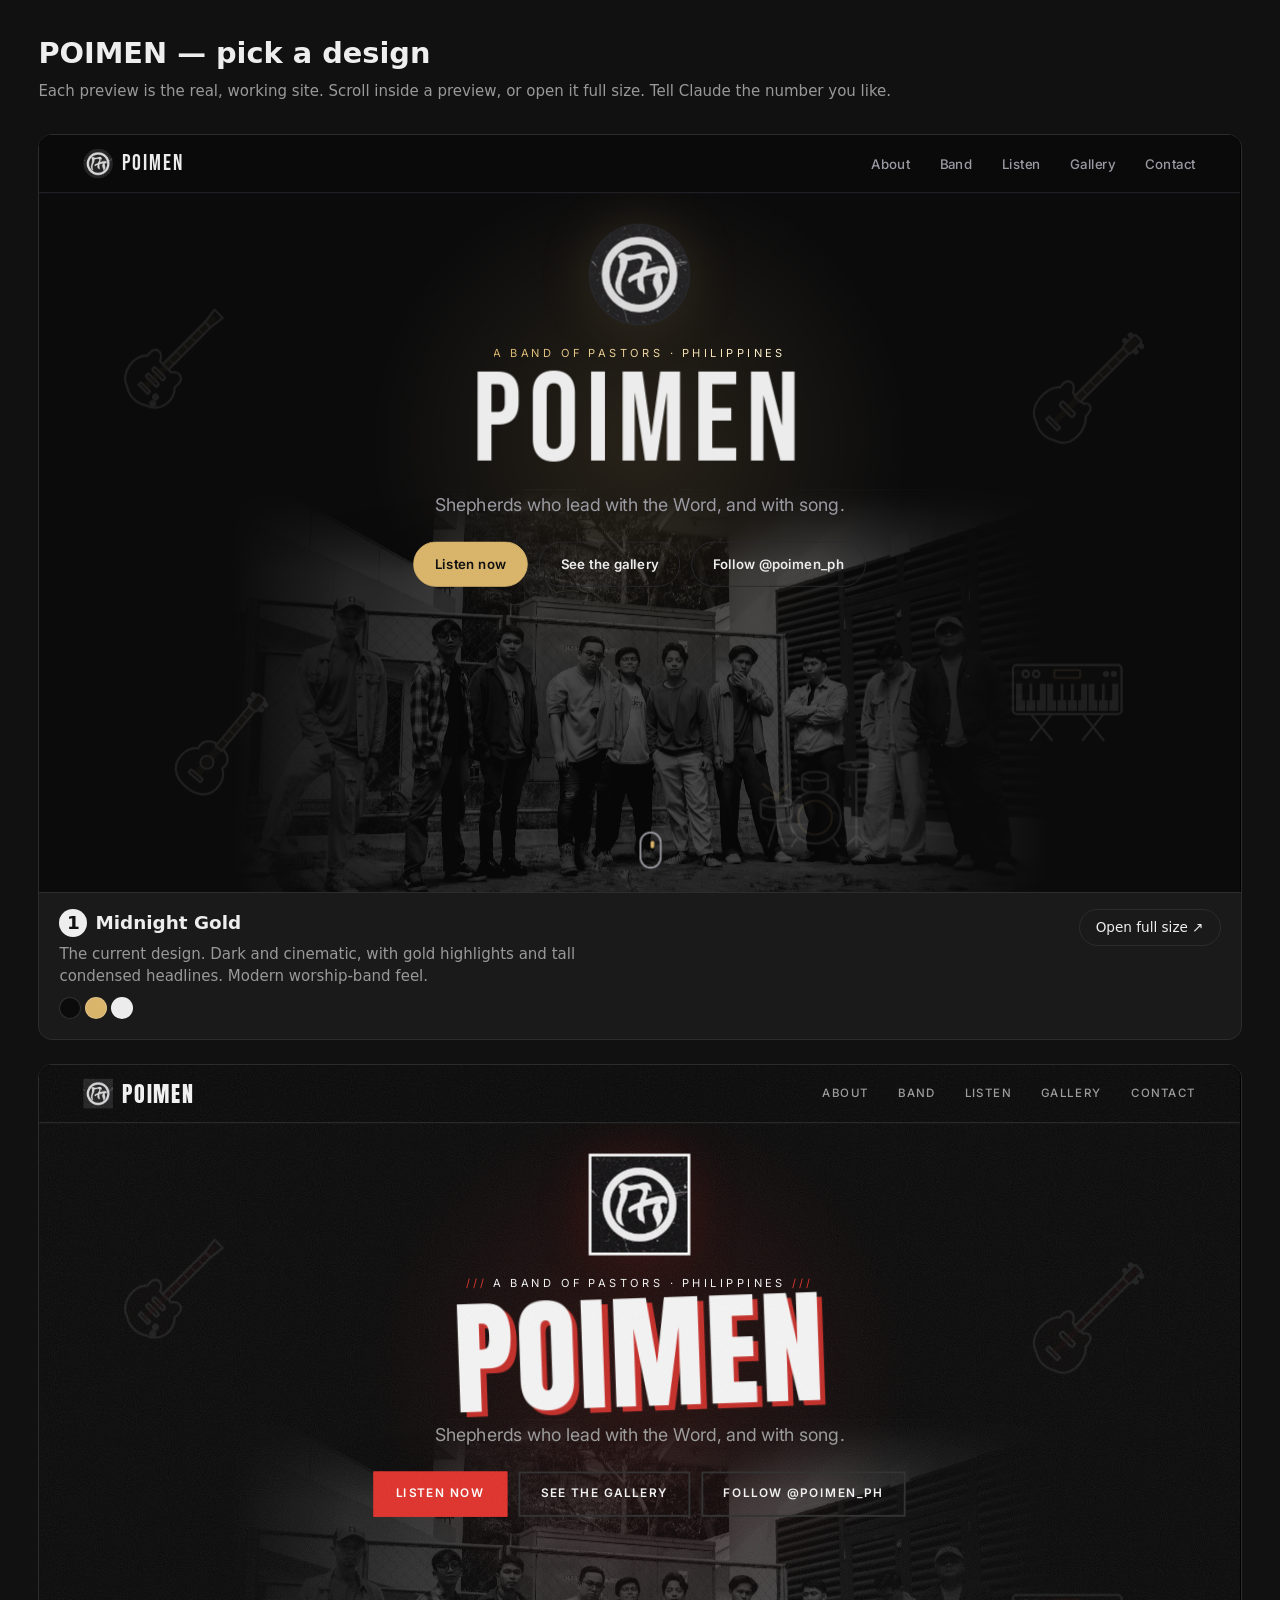
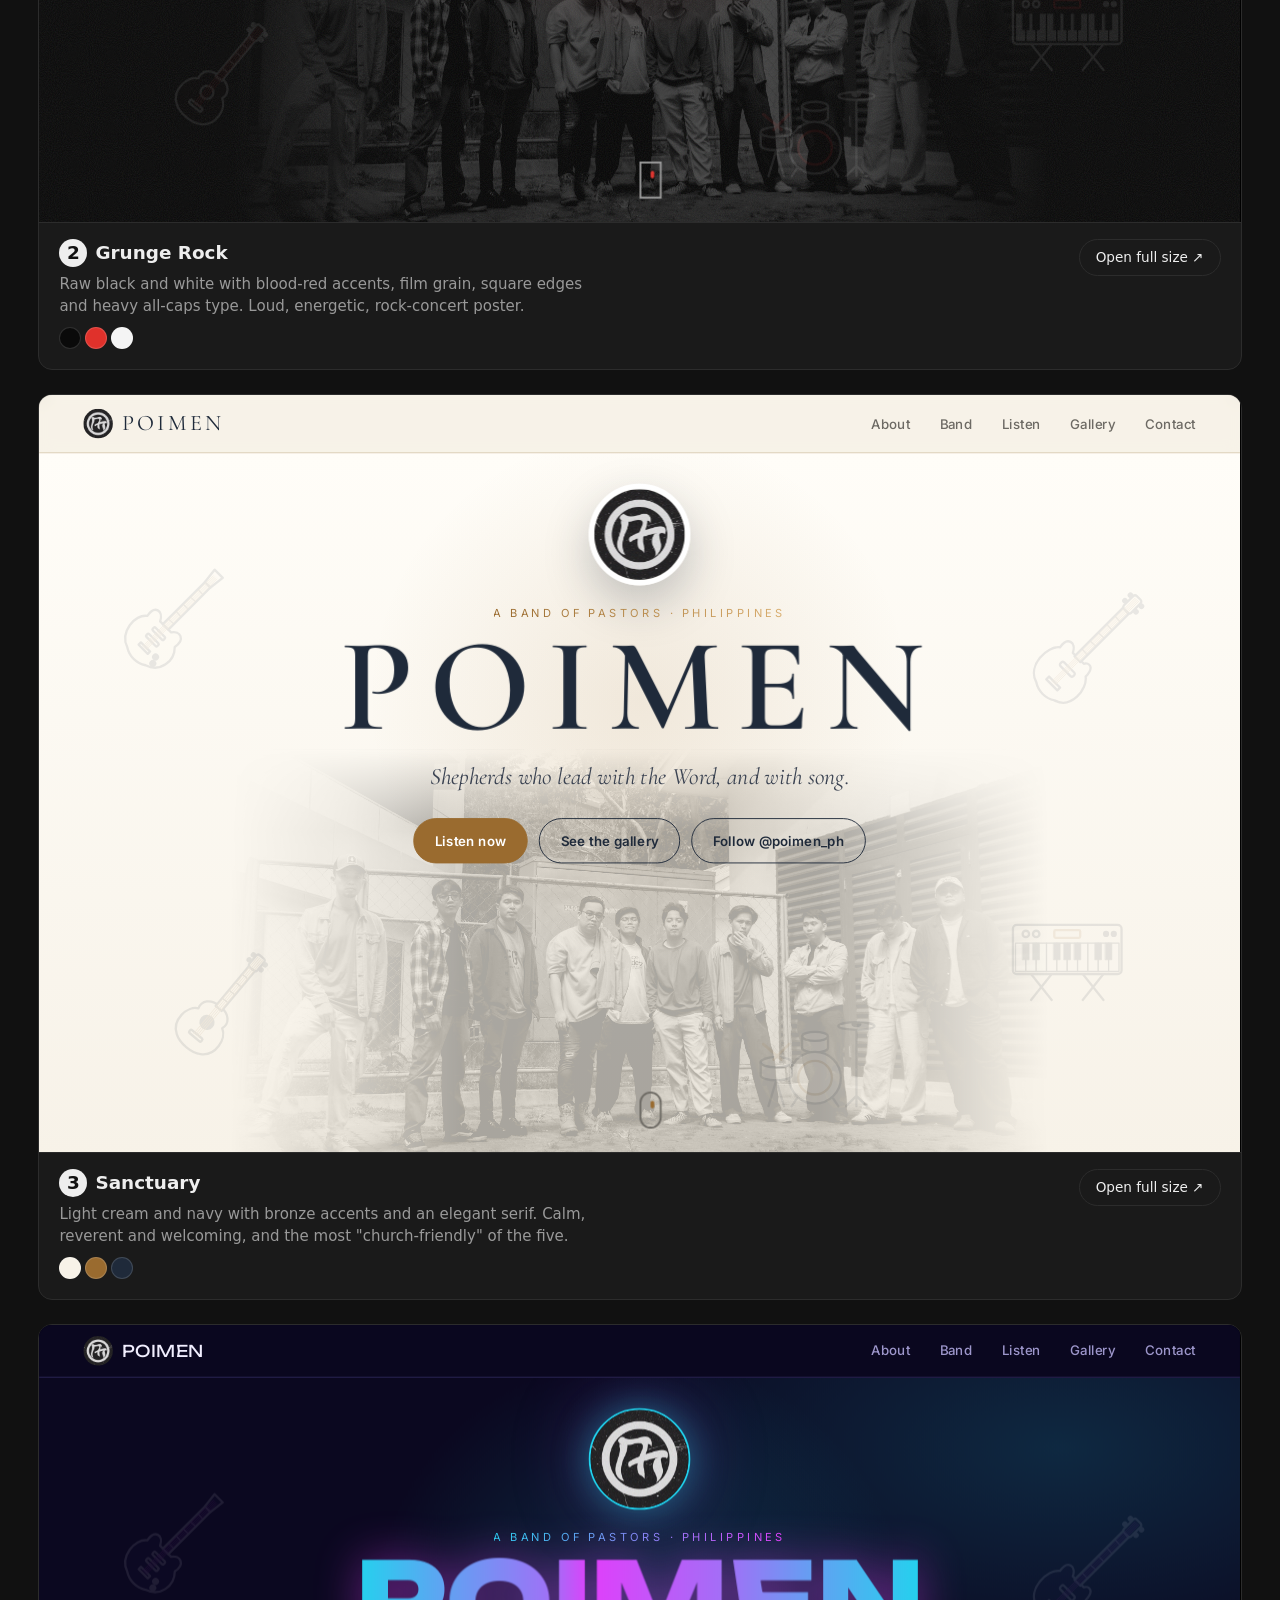
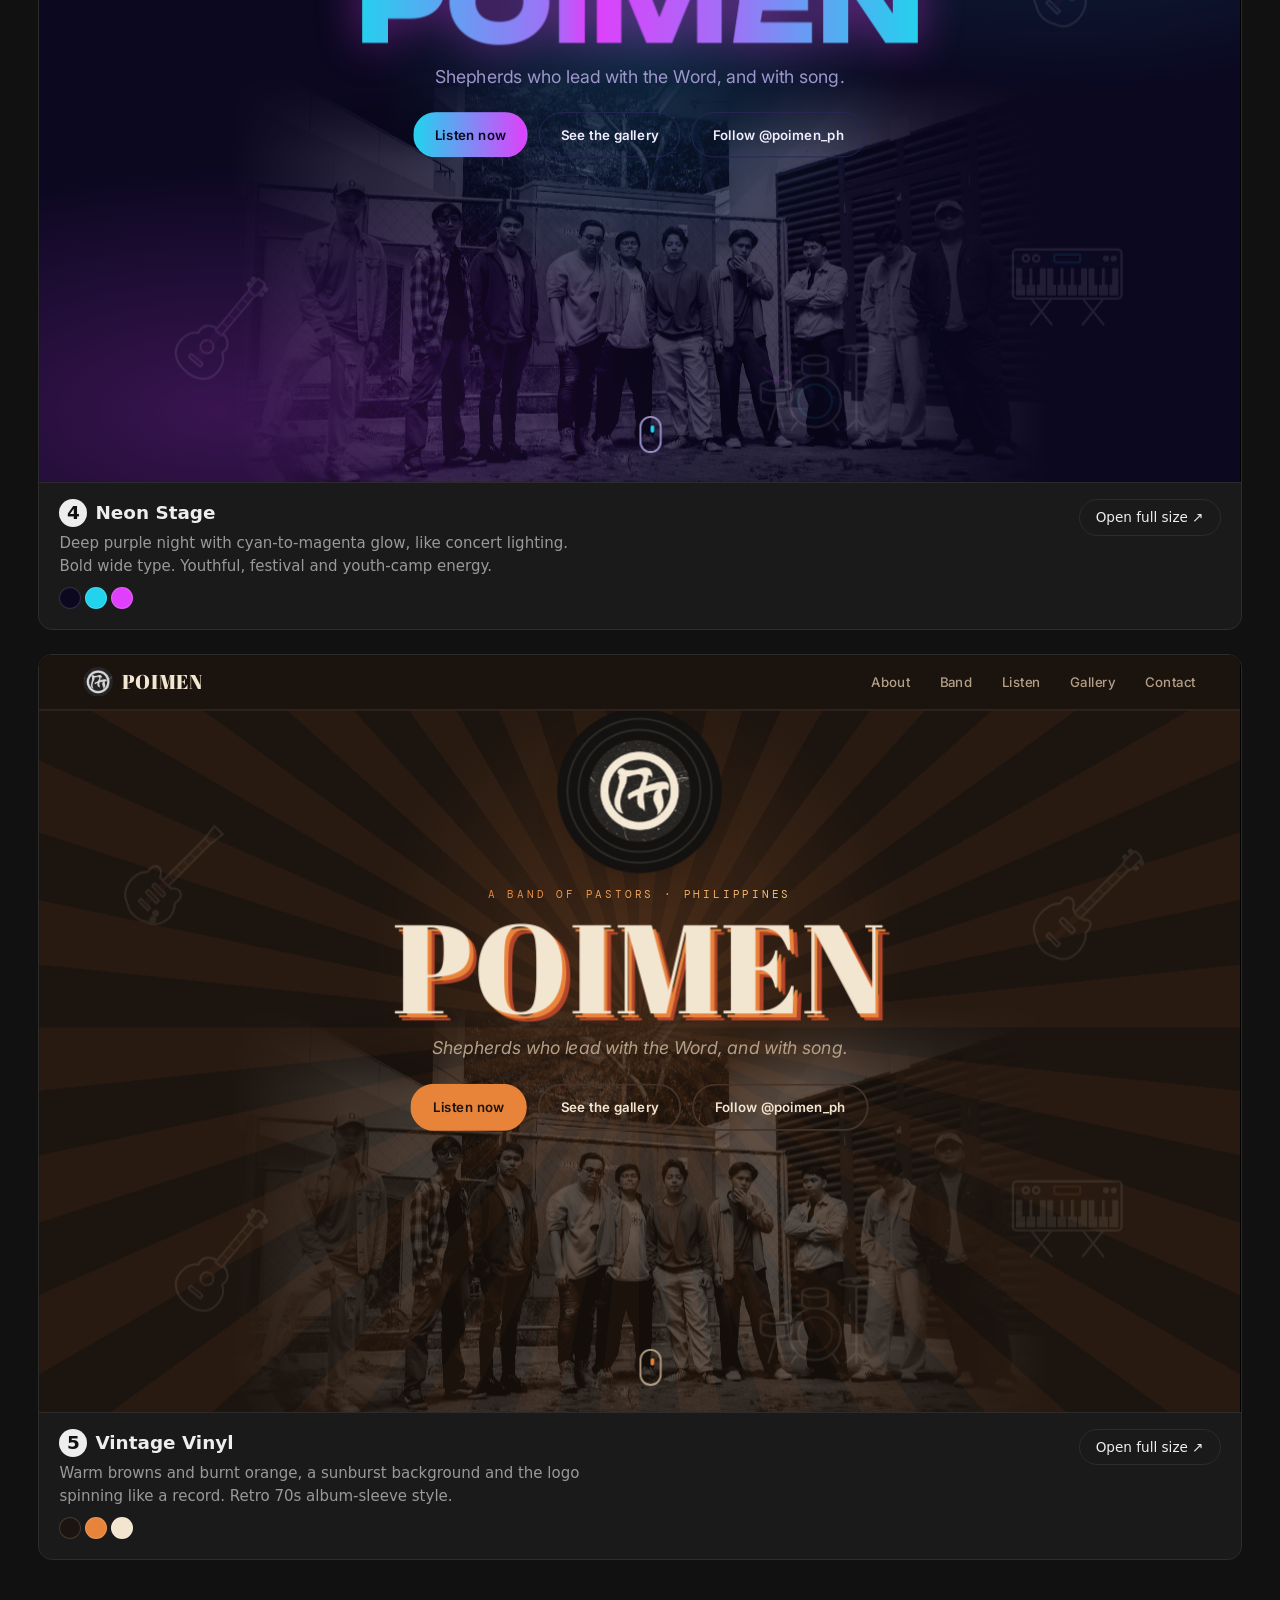
<file: design-options.html>
<!DOCTYPE html>
<html lang="en">
<head>
  <meta charset="UTF-8">
  <meta name="viewport" content="width=device-width, initial-scale=1">
  <meta name="robots" content="noindex, follow">
  <link rel="canonical" href="https://rsmatic.github.io/poimen/">
  <title>POIMEN — Design Options</title>
  <style>
    :root { --bg: #111; --card: #1a1a1a; --line: #2c2c2c; --text: #eee; --muted: #999; }
    * { box-sizing: border-box; margin: 0; padding: 0; }
    body { background: var(--bg); color: var(--text); font: 15px/1.5 system-ui, sans-serif; padding: 2rem clamp(1rem, 3vw, 2.5rem) 4rem; }
    header { max-width: 1400px; margin: 0 auto 2rem; }
    h1 { font-size: 1.8rem; margin-bottom: .3rem; }
    header p { color: var(--muted); }
    .options { max-width: 1400px; margin: 0 auto; display: grid; grid-template-columns: repeat(auto-fill, minmax(min(100%, 620px), 1fr)); gap: 1.5rem; }
    .option { background: var(--card); border: 1px solid var(--line); border-radius: 14px; overflow: hidden; }
    .frame { position: relative; aspect-ratio: 1300 / 820; overflow: hidden; border-bottom: 1px solid var(--line); background: #000; }
    .frame iframe { position: absolute; top: 0; left: 0; width: 1300px; height: 820px; border: 0; transform-origin: 0 0; }
    .info { padding: 1rem 1.25rem 1.25rem; display: flex; gap: 1rem; align-items: flex-start; justify-content: space-between; flex-wrap: wrap; }
    .num { display: inline-grid; place-items: center; width: 28px; height: 28px; border-radius: 50%; background: var(--text); color: var(--bg); font-weight: 700; margin-right: .5rem; }
    h2 { font-size: 1.15rem; display: flex; align-items: center; }
    .info p { color: var(--muted); margin-top: .35rem; max-width: 34rem; }
    .swatches { display: flex; gap: 4px; margin-top: .6rem; }
    .swatches i { width: 22px; height: 22px; border-radius: 50%; border: 1px solid rgba(255, 255, 255, .15); }
    a.open { color: var(--text); border: 1px solid var(--line); border-radius: 999px; padding: .45rem 1rem; text-decoration: none; font-size: .85rem; white-space: nowrap; }
    a.open:hover { border-color: var(--text); }
  </style>
</head>
<body>
  <header>
    <h1>POIMEN — pick a design</h1>
    <p>Each preview is the real, working site. Scroll inside a preview, or open it full size. Tell Claude the number you like.</p>
  </header>

  <div class="options">
    <article class="option">
      <div class="frame"><iframe src="index.html" title="Option 1 preview" loading="lazy"></iframe></div>
      <div class="info">
        <div>
          <h2><span class="num">1</span>Midnight Gold</h2>
          <p>The current design. Dark and cinematic, with gold highlights and tall condensed headlines. Modern worship-band feel.</p>
          <div class="swatches"><i style="background:#0b0b0c"></i><i style="background:#d9b56c"></i><i style="background:#ececec"></i></div>
        </div>
        <a class="open" href="index.html" target="_blank">Open full size ↗</a>
      </div>
    </article>

    <article class="option">
      <div class="frame"><iframe src="index.html?theme=grunge" title="Option 2 preview" loading="lazy"></iframe></div>
      <div class="info">
        <div>
          <h2><span class="num">2</span>Grunge Rock</h2>
          <p>Raw black and white with blood-red accents, film grain, square edges and heavy all-caps type. Loud, energetic, rock-concert poster.</p>
          <div class="swatches"><i style="background:#0a0a0a"></i><i style="background:#e0312b"></i><i style="background:#f4f4f4"></i></div>
        </div>
        <a class="open" href="index.html?theme=grunge" target="_blank">Open full size ↗</a>
      </div>
    </article>

    <article class="option">
      <div class="frame"><iframe src="index.html?theme=sanctuary" title="Option 3 preview" loading="lazy"></iframe></div>
      <div class="info">
        <div>
          <h2><span class="num">3</span>Sanctuary</h2>
          <p>Light cream and navy with bronze accents and an elegant serif. Calm, reverent and welcoming, and the most "church-friendly" of the five.</p>
          <div class="swatches"><i style="background:#f7f2e8"></i><i style="background:#9a6b2f"></i><i style="background:#1f2a3a"></i></div>
        </div>
        <a class="open" href="index.html?theme=sanctuary" target="_blank">Open full size ↗</a>
      </div>
    </article>

    <article class="option">
      <div class="frame"><iframe src="index.html?theme=neon" title="Option 4 preview" loading="lazy"></iframe></div>
      <div class="info">
        <div>
          <h2><span class="num">4</span>Neon Stage</h2>
          <p>Deep purple night with cyan-to-magenta glow, like concert lighting. Bold wide type. Youthful, festival and youth-camp energy.</p>
          <div class="swatches"><i style="background:#0b0820"></i><i style="background:#22d3ee"></i><i style="background:#e040fb"></i></div>
        </div>
        <a class="open" href="index.html?theme=neon" target="_blank">Open full size ↗</a>
      </div>
    </article>

    <article class="option">
      <div class="frame"><iframe src="index.html?theme=vintage" title="Option 5 preview" loading="lazy"></iframe></div>
      <div class="info">
        <div>
          <h2><span class="num">5</span>Vintage Vinyl</h2>
          <p>Warm browns and burnt orange, a sunburst background and the logo spinning like a record. Retro 70s album-sleeve style.</p>
          <div class="swatches"><i style="background:#1c140f"></i><i style="background:#e8833a"></i><i style="background:#f3e6d0"></i></div>
        </div>
        <a class="open" href="index.html?theme=vintage" target="_blank">Open full size ↗</a>
      </div>
    </article>
  </div>

  <script>
    // Scale each full-size preview down to fit its card
    function fit() {
      document.querySelectorAll(".frame").forEach((f) => {
        f.querySelector("iframe").style.transform = `scale(${f.clientWidth / 1300})`;
      });
    }
    addEventListener("resize", fit);
    fit();
  </script>
</body>
</html>
</file>
